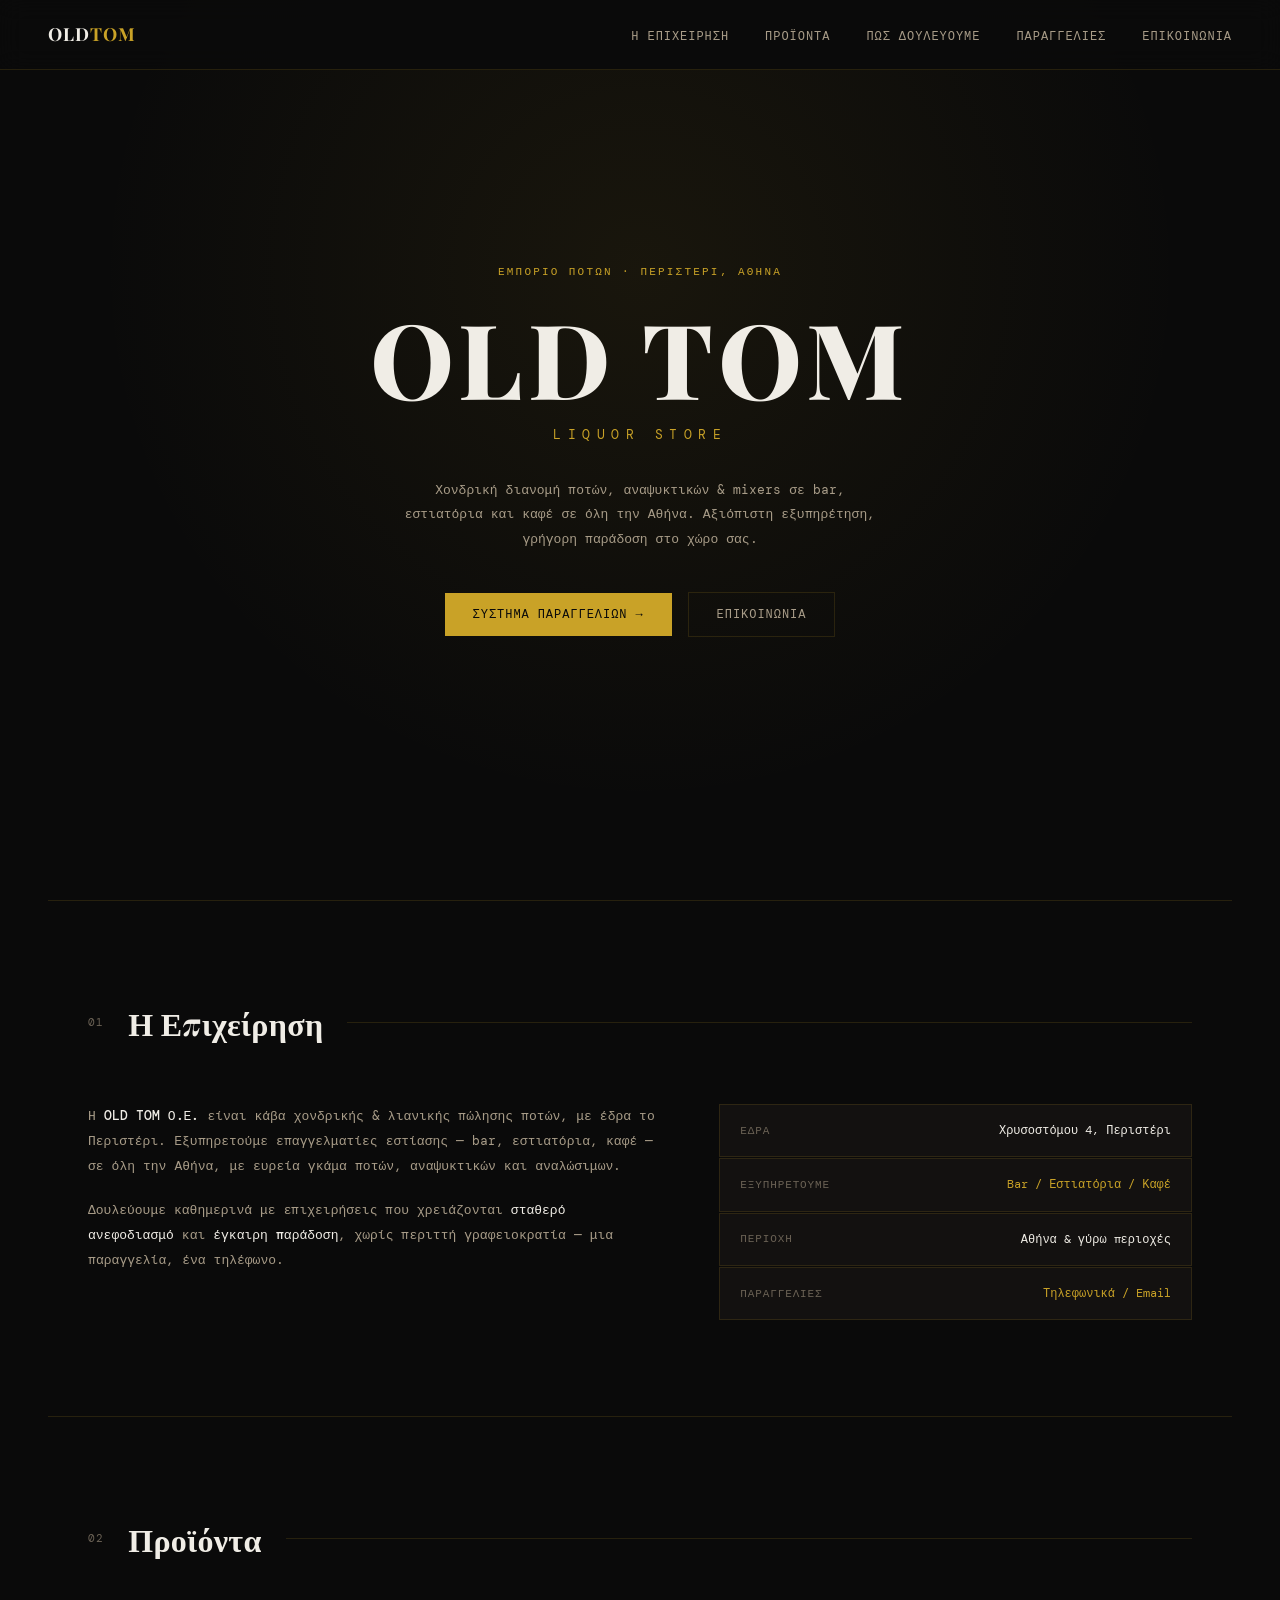
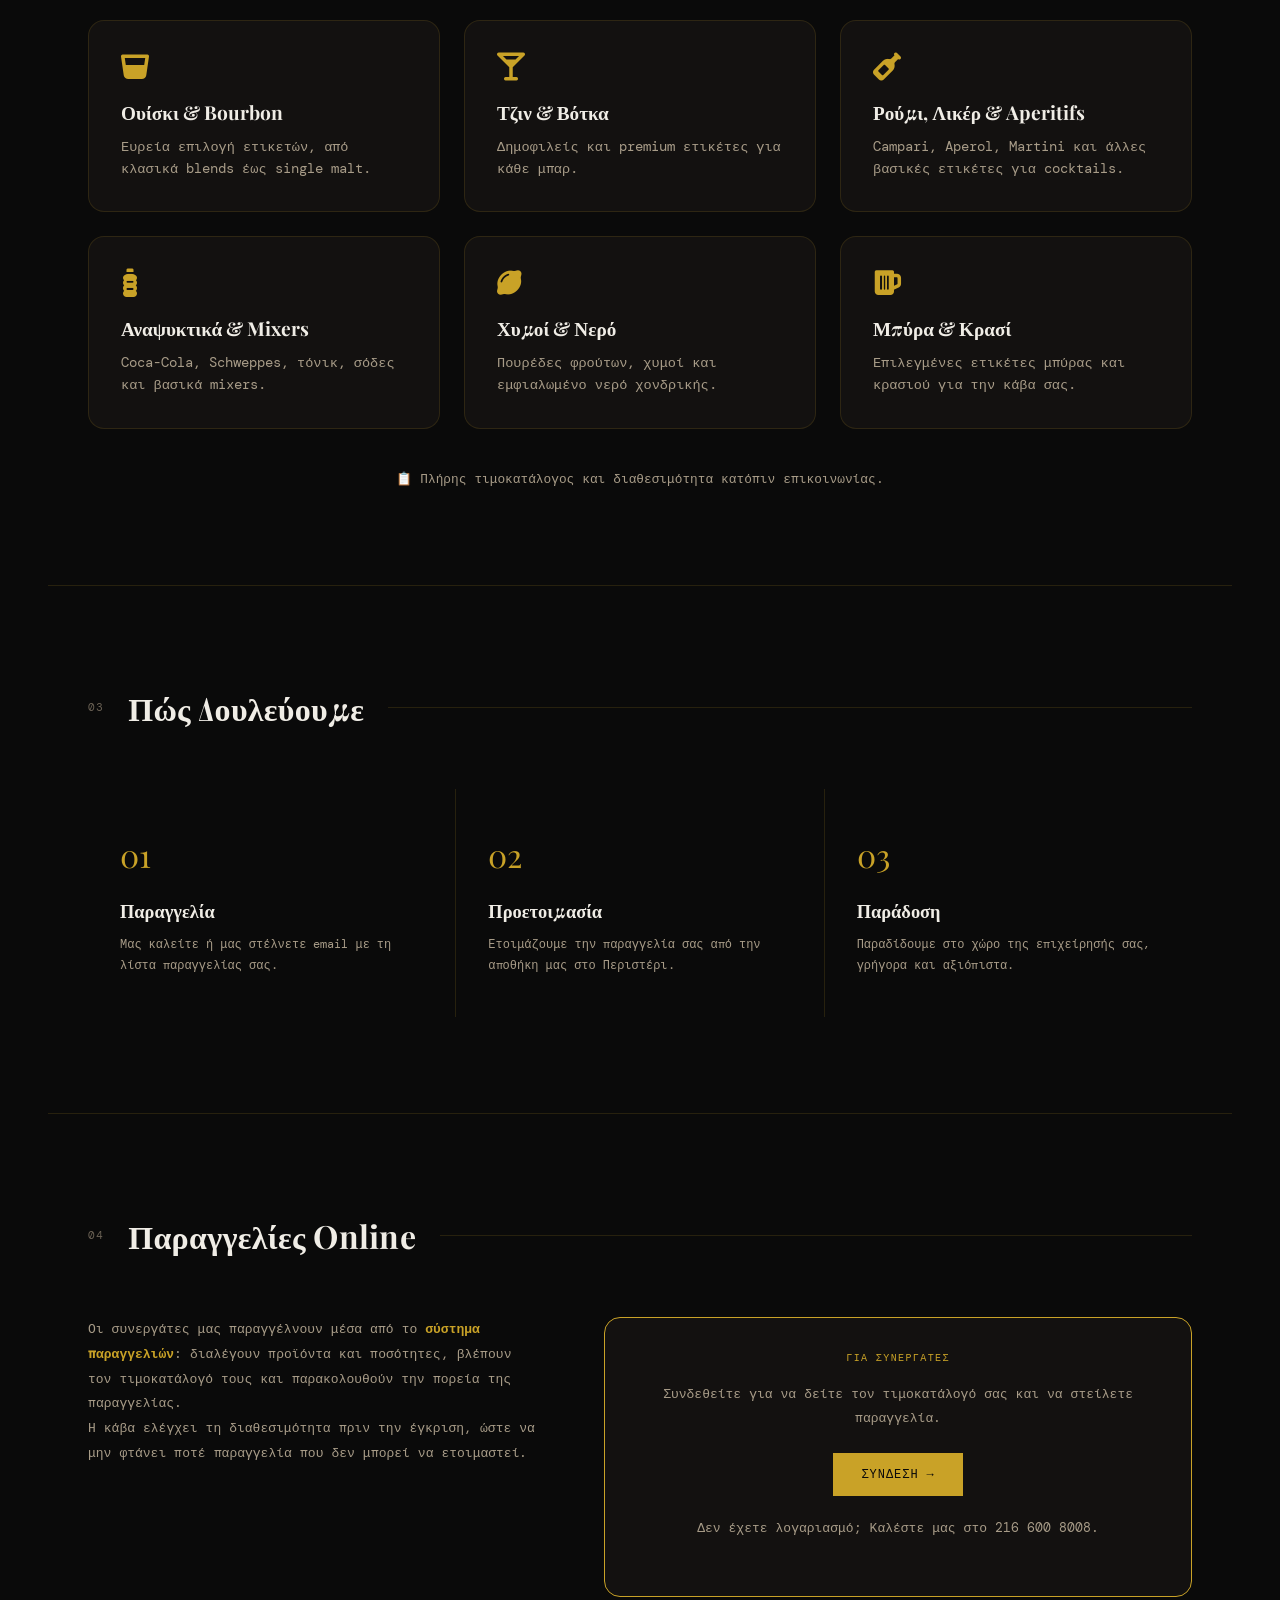
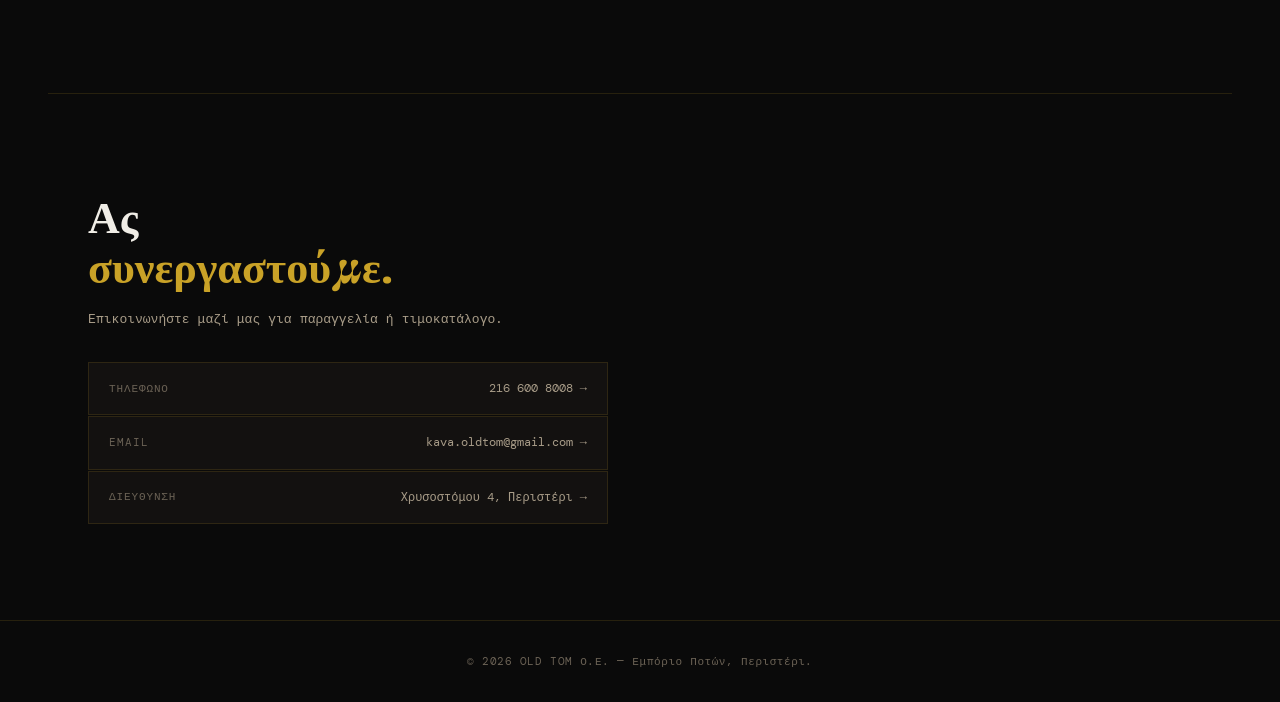
<file: index.html>
<!DOCTYPE html>
<html lang="el">
<head>
<meta charset="UTF-8">
<meta name="viewport" content="width=device-width, initial-scale=1.0">
<meta name="description" content="OLD TOM – Εμπόριο Ποτών. Χονδρική διανομή ποτών, αναψυκτικών και mixers σε bar, εστιατόρια και καφέ στην Αθήνα. Γρήγορη παράδοση, αξιόπιστη εξυπηρέτηση.">
<title>OLD TOM | Εμπόριο Ποτών – Περιστέρι, Αθήνα</title>
<link rel="canonical" href="https://nikogiannis-vlamis.github.io/oldtom-site/">
<link rel="icon" href="data:image/svg+xml,%3Csvg xmlns='http://www.w3.org/2000/svg' viewBox='0 0 64 64'%3E%3Crect width='64' height='64' rx='14' fill='%230a0a0a'/%3E%3Ctext x='32' y='43' font-family='Georgia,serif' font-size='30' font-weight='700' fill='%23c9a227' text-anchor='middle'%3EOT%3C/text%3E%3C/svg%3E">
<meta property="og:type" content="website">
<meta property="og:site_name" content="OLD TOM">
<meta property="og:title" content="OLD TOM | Εμπόριο Ποτών – Περιστέρι, Αθήνα">
<meta property="og:description" content="Χονδρική διανομή ποτών, αναψυκτικών και mixers σε bar, εστιατόρια και καφέ στην Αθήνα.">
<link href="https://fonts.googleapis.com/css2?family=Playfair+Display:wght@600;700;800&family=DM+Mono:wght@300;400;500&display=swap" rel="stylesheet">
<link rel="stylesheet" href="https://cdnjs.cloudflare.com/ajax/libs/font-awesome/6.5.2/css/all.min.css">
<link rel="stylesheet" href="style.css">
</head>
<body>

<nav>
  <div class="nav-logo">OLD<span>TOM</span></div>
  <ul class="nav-links">
    <li><a href="#about">Η Επιχείρηση</a></li>
    <li><a href="#products">Προϊόντα</a></li>
    <li><a href="#how">Πώς Δουλεύουμε</a></li>
    <li><a href="#order">Παραγγελίες</a></li>
    <li><a href="#contact">Επικοινωνία</a></li>
  </ul>
  <button class="menu-toggle" aria-label="Toggle menu" aria-expanded="false">
    <span></span><span></span><span></span>
  </button>
</nav>

<header class="hero">
  <div class="hero-inner">
    <div class="hero-tag">Εμπόριο Ποτών · Περιστέρι, Αθήνα</div>
    <h1 class="hero-name">OLD TOM</h1>
    <p class="hero-sub">LIQUOR STORE</p>
    <p class="hero-desc">Χονδρική διανομή ποτών, αναψυκτικών &amp; mixers σε bar, εστιατόρια και καφέ σε όλη την Αθήνα. Αξιόπιστη εξυπηρέτηση, γρήγορη παράδοση στο χώρο σας.</p>
    <div class="hero-ctas">
      <a href="demo.html" class="btn-primary">Σύστημα Παραγγελιών →</a>
      <a href="#contact" class="btn-ghost">Επικοινωνία</a>
    </div>
  </div>
</header>

<div class="full-divider"></div>

<section id="about">
  <div class="section-header reveal">
    <span class="section-num">01</span>
    <h2 class="section-title">Η Επιχείρηση</h2>
    <div class="section-line"></div>
  </div>
  <div class="about-grid">
    <div class="about-text reveal">
      <p>Η <strong>OLD TOM Ο.Ε.</strong> είναι κάβα χονδρικής &amp; λιανικής πώλησης ποτών, με έδρα το Περιστέρι. Εξυπηρετούμε επαγγελματίες εστίασης — bar, εστιατόρια, καφέ — σε όλη την Αθήνα, με ευρεία γκάμα ποτών, αναψυκτικών και αναλώσιμων.</p>
      <p>Δουλεύουμε καθημερινά με επιχειρήσεις που χρειάζονται <strong>σταθερό ανεφοδιασμό</strong> και <strong>έγκαιρη παράδοση</strong>, χωρίς περιττή γραφειοκρατία — μια παραγγελία, ένα τηλέφωνο.</p>
    </div>
    <div class="about-details reveal">
      <div class="detail-row"><span class="detail-key">Έδρα</span><span class="detail-val">Χρυσοστόμου 4, Περιστέρι</span></div>
      <div class="detail-row"><span class="detail-key">Εξυπηρετούμε</span><span class="detail-val accent">Bar / Εστιατόρια / Καφέ</span></div>
      <div class="detail-row"><span class="detail-key">Περιοχή</span><span class="detail-val">Αθήνα &amp; γύρω περιοχές</span></div>
      <div class="detail-row"><span class="detail-key">Παραγγελίες</span><span class="detail-val accent">Τηλεφωνικά / Email</span></div>
    </div>
  </div>
</section>

<div class="full-divider"></div>

<section id="products">
  <div class="section-header reveal">
    <span class="section-num">02</span>
    <h2 class="section-title">Προϊόντα</h2>
    <div class="section-line"></div>
  </div>
  <div class="products-grid reveal">
    <div class="product-card">
      <i class="fas fa-whiskey-glass product-icon"></i>
      <h3>Ουίσκι &amp; Bourbon</h3>
      <p>Ευρεία επιλογή ετικετών, από κλασικά blends έως single malt.</p>
    </div>
    <div class="product-card">
      <i class="fas fa-martini-glass product-icon"></i>
      <h3>Τζιν &amp; Βότκα</h3>
      <p>Δημοφιλείς και premium ετικέτες για κάθε μπαρ.</p>
    </div>
    <div class="product-card">
      <i class="fas fa-wine-bottle product-icon"></i>
      <h3>Ρούμι, Λικέρ &amp; Aperitifs</h3>
      <p>Campari, Aperol, Martini και άλλες βασικές ετικέτες για cocktails.</p>
    </div>
    <div class="product-card">
      <i class="fas fa-bottle-water product-icon"></i>
      <h3>Αναψυκτικά &amp; Mixers</h3>
      <p>Coca-Cola, Schweppes, τόνικ, σόδες και βασικά mixers.</p>
    </div>
    <div class="product-card">
      <i class="fas fa-lemon product-icon"></i>
      <h3>Χυμοί &amp; Νερό</h3>
      <p>Πουρέδες φρούτων, χυμοί και εμφιαλωμένο νερό χονδρικής.</p>
    </div>
    <div class="product-card">
      <i class="fas fa-beer-mug-empty product-icon"></i>
      <h3>Μπύρα &amp; Κρασί</h3>
      <p>Επιλεγμένες ετικέτες μπύρας και κρασιού για την κάβα σας.</p>
    </div>
  </div>
  <div class="note">📋 Πλήρης τιμοκατάλογος και διαθεσιμότητα κατόπιν επικοινωνίας.</div>
</section>

<div class="full-divider"></div>

<section id="how">
  <div class="section-header reveal">
    <span class="section-num">03</span>
    <h2 class="section-title">Πώς Δουλεύουμε</h2>
    <div class="section-line"></div>
  </div>
  <div class="steps-grid reveal">
    <div class="step-card">
      <div class="step-num">01</div>
      <h3>Παραγγελία</h3>
      <p>Μας καλείτε ή μας στέλνετε email με τη λίστα παραγγελίας σας.</p>
    </div>
    <div class="step-card">
      <div class="step-num">02</div>
      <h3>Προετοιμασία</h3>
      <p>Ετοιμάζουμε την παραγγελία σας από την αποθήκη μας στο Περιστέρι.</p>
    </div>
    <div class="step-card">
      <div class="step-num">03</div>
      <h3>Παράδοση</h3>
      <p>Παραδίδουμε στο χώρο της επιχείρησής σας, γρήγορα και αξιόπιστα.</p>
    </div>
  </div>
</section>

<div class="full-divider"></div>

<section id="order">
  <div class="section-header reveal">
    <span class="section-num">04</span>
    <h2 class="section-title">Παραγγελίες Online</h2>
    <div class="section-line"></div>
  </div>
  <div class="order-grid reveal">
    <div class="order-note">
      <p>Οι συνεργάτες μας παραγγέλνουν μέσα από το <strong>σύστημα παραγγελιών</strong>: διαλέγουν προϊόντα και ποσότητες, βλέπουν τον τιμοκατάλογό τους και παρακολουθούν την πορεία της παραγγελίας.</p>
      <p>Η κάβα ελέγχει τη διαθεσιμότητα πριν την έγκριση, ώστε να μην φτάνει ποτέ παραγγελία που δεν μπορεί να ετοιμαστεί.</p>
    </div>
    <div class="login-cta">
      <span class="login-cta-tag">Για συνεργάτες</span>
      <p>Συνδεθείτε για να δείτε τον τιμοκατάλογό σας και να στείλετε παραγγελία.</p>
      <a href="demo.html" class="btn-primary">Σύνδεση →</a>
      <p class="login-cta-note">Δεν έχετε λογαριασμό; Καλέστε μας στο 216 600 8008.</p>
    </div>
  </div>
</section>

<div class="full-divider"></div>

<section id="contact">
  <div class="contact-inner">
    <div class="contact-left reveal">
      <h2>Ας<br><span>συνεργαστούμε.</span></h2>
      <p>Επικοινωνήστε μαζί μας για παραγγελία ή τιμοκατάλογο.</p>
      <div class="contact-links">
        <a href="tel:+302166008008" class="contact-link"><span class="contact-link-label">Τηλέφωνο</span><span class="contact-link-val">216 600 8008 →</span></a>
        <a href="mailto:kava.oldtom@gmail.com" class="contact-link"><span class="contact-link-label">Email</span><span class="contact-link-val">kava.oldtom@gmail.com →</span></a>
        <a href="https://www.google.com/maps/search/?api=1&query=Χρυσοστόμου+4+Περιστέρι" target="_blank" rel="noopener noreferrer" class="contact-link"><span class="contact-link-label">Διεύθυνση</span><span class="contact-link-val">Χρυσοστόμου 4, Περιστέρι →</span></a>
      </div>
    </div>
    <div class="contact-right reveal">
      <iframe title="Χάρτης OLD TOM" class="map-embed" loading="lazy" referrerpolicy="no-referrer-when-downgrade" src="https://www.google.com/maps?q=Χρυσοστόμου+4+Περιστέρι+Αθήνα&output=embed"></iframe>
    </div>
  </div>
</section>

<footer>
  <p>© 2026 OLD TOM Ο.Ε. — Εμπόριο Ποτών, Περιστέρι.</p>
</footer>

<script src="script.js"></script>
</body>
</html>
</file>
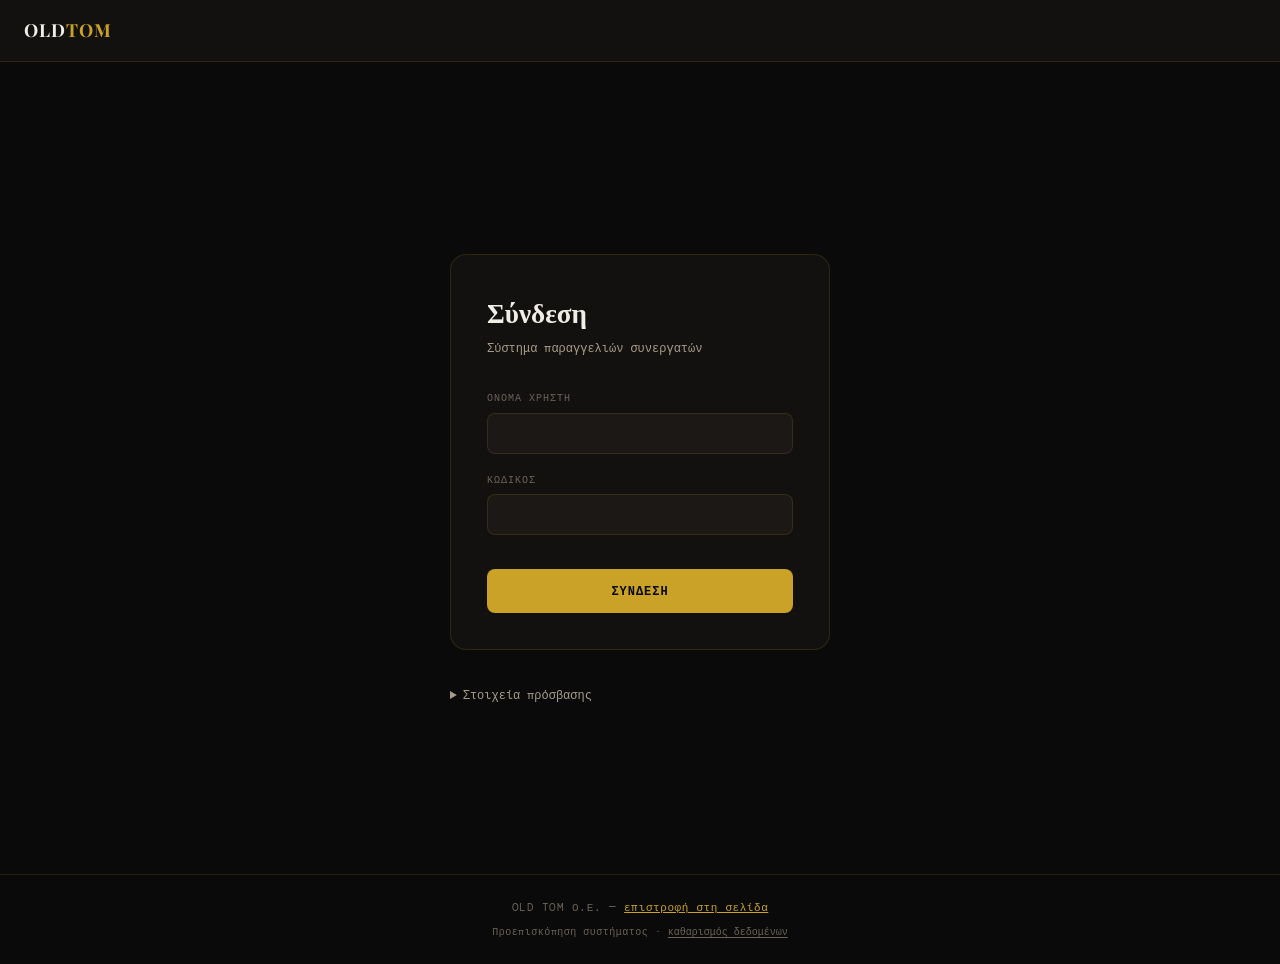
<file: demo.html>
<!DOCTYPE html>
<html lang="el">
<head>
<meta charset="UTF-8">
<meta name="viewport" content="width=device-width, initial-scale=1.0">
<meta name="robots" content="noindex, nofollow">
<meta name="description" content="Σύστημα online παραγγελιών συνεργατών — OLD TOM, εμπόριο ποτών.">
<title>OLD TOM — Σύστημα Παραγγελιών</title>
<link rel="icon" href="data:image/svg+xml,%3Csvg xmlns='http://www.w3.org/2000/svg' viewBox='0 0 64 64'%3E%3Crect width='64' height='64' rx='14' fill='%230a0a0a'/%3E%3Ctext x='32' y='43' font-family='Georgia,serif' font-size='30' font-weight='700' fill='%23c9a227' text-anchor='middle'%3EOT%3C/text%3E%3C/svg%3E">
<link href="https://fonts.googleapis.com/css2?family=Playfair+Display:wght@600;700;800&family=DM+Mono:wght@300;400;500&display=swap" rel="stylesheet">
<link rel="stylesheet" href="style.css">
<link rel="stylesheet" href="demo.css">
</head>
<body class="demo-body">

<header class="demo-top">
  <a class="brand" href="index.html">OLD<span>TOM</span></a>
  <div class="demo-top-right">
    <span id="who" class="who" hidden></span>
    <button id="btn-logout" type="button" class="mini-btn logout-btn" hidden>Έξοδος</button>
  </div>
</header>

<main class="demo-main">

  <!-- ============ LOGIN ============ -->
  <section id="view-login">
    <div class="login-wrap">
      <div class="login-card">
        <h1>Σύνδεση</h1>
        <p class="login-sub">Σύστημα παραγγελιών συνεργατών</p>

        <form id="login-form" autocomplete="off">
          <label for="u">Όνομα χρήστη</label>
          <input id="u" name="username" type="text" autocomplete="username" required>

          <label for="p">Κωδικός</label>
          <input id="p" name="password" type="password" autocomplete="current-password" required>

          <p id="login-msg" class="msg" aria-live="polite"></p>
          <button type="submit" class="gold-btn big full">Σύνδεση</button>
        </form>
      </div>

      <details class="creds">
        <summary>Στοιχεία πρόσβασης</summary>
        <table class="mini-table">
          <tr><th>Ρόλος</th><th>Χρήστης</th><th>Κωδικός</th></tr>
          <tr><td>Πελάτης</td><td><code>client</code></td><td><code>client123</code></td></tr>
          <tr><td>Κάβα</td><td><code>boss</code></td><td><code>boss123</code></td></tr>
        </table>
      </details>
    </div>
  </section>

  <!-- ============ CLIENT ============ -->
  <section id="view-client" hidden>
    <h1>Νέα παραγγελία</h1>
    <p class="lede">Διαλέξτε προϊόντα και ποσότητες. Πριν σταλεί, θα δείτε ξανά όλη την παραγγελία.</p>

    <div class="panel">
      <h2>Τιμοκατάλογος</h2>
      <div id="products-table"></div>
      <p id="pick-msg" class="msg" aria-live="polite"></p>
    </div>

    <div class="panel">
      <h2>Το καλάθι μου</h2>
      <div id="cart-wrap" class="cart-wrap"></div>
    </div>

    <div class="panel">
      <h2>Στοιχεία παραγγελίας</h2>
      <div class="form-grid">
        <div><label for="f-name">Επωνυμία επιχείρησης</label><input id="f-name" value="PKK Jazz Burger Bar"></div>
        <div><label for="f-phone">Τηλέφωνο</label><input id="f-phone" value="210 591 4933"></div>
        <div><label for="f-email">Email</label><input id="f-email" type="email" value="info@pkkjazz.gr"></div>
        <div><label for="f-notes">Σημειώσεις</label><input id="f-notes" placeholder="π.χ. παράδοση πρωί"></div>
      </div>
      <button id="btn-submit" type="button" class="gold-btn big">Υποβολή παραγγελίας</button>
    </div>

    <h2>Οι παραγγελίες μου</h2>
    <div id="client-orders"></div>
  </section>

  <!-- ============ BOSS ============ -->
  <section id="view-boss" hidden>
    <h1>Παραγγελίες</h1>
    <p class="lede">Ελέγξτε τι ζητήθηκε και εγκρίνετε ή απορρίψτε. Στην έγκριση γίνεται αυτόματος έλεγχος αποθέματος.</p>

    <div id="boss-stats" class="stats"></div>

    <div class="tabs">
      <button type="button" class="tab active" data-tab="orders">Παραγγελίες</button>
      <button type="button" class="tab" data-tab="stock">Αποθήκη</button>
    </div>

    <div id="tab-orders">
      <div id="boss-orders"></div>
    </div>

    <div id="tab-stock" hidden>
      <div id="stock-table"></div>
    </div>
  </section>

</main>

<footer class="demo-foot">
  <p>OLD TOM Ο.Ε. — <a href="index.html">επιστροφή στη σελίδα</a></p>
  <p class="foot-fine">Προεπισκόπηση συστήματος · <button id="btn-reset" type="button" class="foot-link">καθαρισμός δεδομένων</button></p>
</footer>

<!-- ============ MODAL ============ -->
<div id="modal" class="modal" hidden role="dialog" aria-modal="true" aria-labelledby="modal-title">
  <div class="modal-box">
    <h3 id="modal-title"></h3>
    <div id="modal-body"></div>
    <div id="modal-actions" class="modal-actions"></div>
  </div>
</div>

<!-- Γεμίζει προσωρινά όταν πατηθεί «Εκτύπωση» και τυπώνεται μόνο αυτό. -->
<div id="print-area" aria-hidden="true"></div>

<script src="demo.js"></script>
</body>
</html>
</file>
<file: style.css>
*, *::before, *::after { margin: 0; padding: 0; box-sizing: border-box; }

:root {
  --bg: #0a0a0a;
  --bg2: #131110;
  --bg3: #1c1815;
  --border: rgba(201,162,39,0.15);
  --border-hover: rgba(201,162,39,0.35);
  --text: #f0ede6;
  --text-muted: #a89c88;
  --text-dim: #6b6255;
  --accent: #c9a227;
  --accent-soft: rgba(201,162,39,0.12);
  --mono: 'DM Mono', monospace;
  --serif: 'Playfair Display', serif;
}

html { scroll-behavior: smooth; }

body {
  background: var(--bg);
  color: var(--text);
  font-family: var(--mono);
  line-height: 1.6;
  overflow-x: hidden;
}

nav {
  position: fixed;
  top: 0; left: 0; right: 0;
  z-index: 100;
  padding: 1.25rem 3rem;
  display: flex;
  justify-content: space-between;
  align-items: center;
  border-bottom: 1px solid var(--border);
  background: rgba(10,10,10,0.9);
  backdrop-filter: blur(12px);
}

.nav-logo { font-family: var(--serif); font-size: 18px; font-weight: 700; letter-spacing: 0.05em; color: var(--text); }
.nav-logo span { color: var(--accent); }

.nav-links { display: flex; gap: 2.25rem; list-style: none; }
.nav-links a { font-size: 12px; color: var(--text-muted); text-decoration: none; letter-spacing: 0.08em; text-transform: uppercase; transition: color 0.2s; }
.nav-links a:hover { color: var(--accent); }

.menu-toggle {
  display: none;
  flex-direction: column;
  justify-content: center;
  gap: 5px;
  width: 32px;
  height: 32px;
  background: none;
  border: none;
  cursor: pointer;
  padding: 0;
}
.menu-toggle span { display: block; width: 100%; height: 2px; background: var(--text); transition: transform 0.25s ease, opacity 0.25s ease; }
.menu-toggle[aria-expanded="true"] span:nth-child(1) { transform: translateY(7px) rotate(45deg); }
.menu-toggle[aria-expanded="true"] span:nth-child(2) { opacity: 0; }
.menu-toggle[aria-expanded="true"] span:nth-child(3) { transform: translateY(-7px) rotate(-45deg); }

.hero {
  min-height: 100vh;
  display: flex;
  align-items: center;
  justify-content: center;
  text-align: center;
  padding: 0 1.5rem;
  background: radial-gradient(ellipse at 50% 30%, rgba(201,162,39,0.08), transparent 60%);
}

.hero-inner { max-width: 720px; }

.hero-tag {
  font-size: 11px;
  color: var(--accent);
  letter-spacing: 0.2em;
  text-transform: uppercase;
  margin-bottom: 1.5rem;
}

.hero-name {
  font-family: var(--serif);
  font-size: clamp(3.5rem, 10vw, 6.5rem);
  font-weight: 800;
  letter-spacing: 0.05em;
  line-height: 1;
  color: var(--text);
}

.hero-sub {
  font-size: 13px;
  letter-spacing: 0.5em;
  color: var(--accent);
  margin: 1rem 0 2rem;
}

.hero-desc {
  font-size: 13px;
  color: var(--text-muted);
  line-height: 1.9;
  max-width: 480px;
  margin: 0 auto 2.5rem;
}

.hero-ctas { display: flex; gap: 1rem; align-items: center; justify-content: center; flex-wrap: wrap; }

.btn-primary {
  background: var(--accent);
  color: #0a0a0a;
  padding: 0.75rem 1.75rem;
  font-family: var(--mono);
  font-size: 12px;
  font-weight: 500;
  letter-spacing: 0.08em;
  text-transform: uppercase;
  text-decoration: none;
  border: none;
  cursor: pointer;
  transition: opacity 0.2s, transform 0.2s;
}
.btn-primary:hover { opacity: 0.85; transform: translateY(-1px); }

.btn-ghost {
  color: var(--text-muted);
  padding: 0.75rem 1.75rem;
  font-size: 12px;
  letter-spacing: 0.08em;
  text-transform: uppercase;
  text-decoration: none;
  border: 1px solid var(--border);
  transition: border-color 0.2s, color 0.2s;
}
.btn-ghost:hover { border-color: var(--border-hover); color: var(--text); }

section { padding: 6rem 3rem; max-width: 1200px; margin: 0 auto; }

.section-header { display: flex; align-items: center; gap: 1.5rem; margin-bottom: 3.5rem; }
.section-num { font-size: 11px; color: var(--text-dim); letter-spacing: 0.1em; }
.section-title { font-family: var(--serif); font-size: 2rem; font-weight: 700; letter-spacing: 0.01em; }
.section-line { flex: 1; height: 1px; background: var(--border); }

.about-grid { display: grid; grid-template-columns: 1.2fr 1fr; gap: 4rem; align-items: start; }
.about-text p { font-size: 13px; color: var(--text-muted); line-height: 1.9; margin-bottom: 1.25rem; }
.about-text p strong { color: var(--text); font-weight: 500; }

.about-details { display: flex; flex-direction: column; gap: 1px; }
.detail-row { display: flex; justify-content: space-between; align-items: center; padding: 1rem 1.25rem; background: var(--bg2); border: 1px solid var(--border); gap: 1rem; }
.detail-key { font-size: 11px; color: var(--text-dim); letter-spacing: 0.08em; text-transform: uppercase; white-space: nowrap; }
.detail-val { font-size: 12px; color: var(--text); text-align: right; }
.detail-val.accent { color: var(--accent); }

.products-grid { display: grid; grid-template-columns: repeat(3, 1fr); gap: 1.5rem; margin-top: 2rem; }
.product-card { background: var(--bg2); border: 1px solid var(--border); border-radius: 16px; padding: 2rem; transition: all 0.2s; }
.product-card:hover { transform: translateY(-5px); border-color: var(--accent); box-shadow: 0 20px 30px -15px rgba(201,162,39,0.15); }
.product-icon { font-size: 1.75rem; color: var(--accent); margin-bottom: 1rem; }
.product-card h3 { font-family: var(--serif); font-size: 1.2rem; margin-bottom: 0.5rem; color: var(--text); }
.product-card p { color: var(--text-muted); font-size: 0.85rem; line-height: 1.6; }
.note { text-align: center; margin-top: 2.5rem; font-size: 0.8rem; color: var(--text-muted); }

.steps-grid { display: grid; grid-template-columns: repeat(3, 1fr); gap: 1px; background: var(--border); margin-top: 1rem; }
.step-card { background: var(--bg); padding: 2.5rem 2rem; }
.step-num { font-family: var(--serif); font-size: 2rem; color: var(--accent); margin-bottom: 1rem; }
.step-card h3 { font-family: var(--serif); font-size: 1.15rem; margin-bottom: 0.5rem; color: var(--text); }
.step-card p { font-size: 12px; color: var(--text-muted); line-height: 1.8; }

.order-grid { display: grid; grid-template-columns: 1fr 1.3fr; gap: 4rem; align-items: start; margin-top: 1rem; }
.order-note p { font-size: 13px; color: var(--text-muted); line-height: 1.9; }
.order-note strong { color: var(--accent); }
.order-form { display: flex; flex-direction: column; gap: 1rem; }
.order-form .form-row { display: flex; gap: 1rem; }
.order-form input, .order-form textarea {
  width: 100%;
  padding: 0.9rem 1rem;
  background: var(--bg2);
  border: 1px solid var(--border);
  border-radius: 10px;
  color: var(--text);
  font-family: var(--mono);
  font-size: 13px;
  resize: vertical;
}
.order-form input:focus, .order-form textarea:focus { outline: none; border-color: var(--accent); }
.order-form button { align-self: flex-start; }
.form-status { font-size: 12px; color: var(--accent); min-height: 1.2em; }

.login-cta {
  background: var(--bg2);
  border: 1px solid var(--accent);
  border-radius: 16px;
  padding: 2rem;
  text-align: center;
}
.login-cta-tag {
  display: block;
  font-size: 10px;
  letter-spacing: 0.14em;
  text-transform: uppercase;
  color: var(--accent);
  margin-bottom: 1rem;
}
.login-cta p { font-size: 13px; color: var(--text-muted); line-height: 1.8; margin-bottom: 1.5rem; }
.login-cta .btn-primary { display: inline-block; text-decoration: none; }
.login-cta-note { font-size: 11px; color: var(--text-dim); margin: 1.25rem 0 0; }

.contact-inner { display: grid; grid-template-columns: 1fr 1fr; gap: 4rem; align-items: start; }
.contact-left h2 { font-family: var(--serif); font-size: 2.75rem; font-weight: 800; line-height: 1.15; margin-bottom: 1rem; }
.contact-left h2 span { color: var(--accent); }
.contact-left p { font-size: 13px; color: var(--text-muted); line-height: 1.8; margin-bottom: 2rem; }
.contact-links { display: flex; flex-direction: column; gap: 1px; }
.contact-link { display: flex; justify-content: space-between; align-items: center; padding: 1rem 1.25rem; background: var(--bg2); border: 1px solid var(--border); text-decoration: none; color: var(--text); transition: border-color 0.2s, background 0.2s; gap: 1rem; }
.contact-link:hover { border-color: var(--border-hover); background: var(--bg3); }
.contact-link-label { font-size: 11px; color: var(--text-dim); letter-spacing: 0.08em; text-transform: uppercase; white-space: nowrap; }
.contact-link-val { font-size: 12px; color: var(--text-muted); text-align: right; }

.map-embed { width: 100%; height: 100%; min-height: 320px; border: 1px solid var(--border); border-radius: 16px; filter: grayscale(0.3) invert(0.92) contrast(0.9); }

footer { border-top: 1px solid var(--border); padding: 2rem 3rem; text-align: center; }
footer p { font-size: 11px; color: var(--text-dim); letter-spacing: 0.05em; }

.full-divider { height: 1px; background: var(--border); margin: 0 3rem; }

.reveal { opacity: 0; transform: translateY(24px); transition: opacity 0.6s ease, transform 0.6s ease; }
.reveal.visible { opacity: 1; transform: translateY(0); }

@media (max-width: 768px) {
  nav { padding: 1rem 1.5rem; }
  .menu-toggle { display: flex; }
  .nav-links {
    display: none;
    flex-direction: column;
    gap: 0;
    width: 100%;
    order: 3;
    margin-top: 1rem;
    border-top: 1px solid var(--border);
  }
  .nav-links.active { display: flex; }
  .nav-links li { width: 100%; }
  .nav-links a { display: block; padding: 0.9rem 0; }
  section { padding: 4rem 1.5rem; }
  .about-grid, .contact-inner, .order-grid { grid-template-columns: 1fr; }
  .order-form .form-row { flex-direction: column; }
  .products-grid { grid-template-columns: 1fr 1fr; }
  .steps-grid { grid-template-columns: 1fr; }
  .full-divider { margin: 0 1.5rem; }
  .detail-row { flex-direction: column; align-items: flex-start; gap: 0.25rem; }
  .detail-val { text-align: left; }
}

@media (max-width: 480px) {
  .products-grid { grid-template-columns: 1fr; }
}
</file>
<file: demo.css>
/* Demo συστήματος παραγγελιών — χτίζει πάνω στα tokens του style.css */

.demo-body { padding-top: 0; }

.demo-top {
  display: flex;
  justify-content: space-between;
  align-items: center;
  gap: 1rem;
  padding: 1rem 1.5rem;
  border-bottom: 1px solid var(--border);
  flex-wrap: wrap;
  position: static;
  background: var(--bg2);
}
.demo-top .brand {
  font-family: var(--serif);
  font-size: 18px;
  font-weight: 700;
  letter-spacing: 0.05em;
  color: var(--text);
  text-decoration: none;
}
.demo-top .brand span { color: var(--accent); }
.demo-top-right { display: flex; align-items: center; gap: 0.75rem; flex-wrap: wrap; }
.who { font-size: 11px; color: var(--text-muted); }
.who b { color: var(--accent); }

.mini-btn {
  font-family: var(--mono);
  font-size: 10px;
  letter-spacing: 0.06em;
  text-transform: uppercase;
  padding: 0.45rem 0.85rem;
  background: none;
  border: 1px solid var(--border);
  border-radius: 6px;
  color: var(--text-muted);
  cursor: pointer;
}
.mini-btn:hover { border-color: var(--accent); color: var(--accent); }
.logout-btn:hover { border-color: #e06c5a; color: #e06c5a; }

.demo-main { max-width: 1000px; margin: 0 auto; padding: 2.5rem 1.5rem 4rem; }
.demo-main h1 { font-family: var(--serif); font-size: 1.9rem; margin-bottom: 0.4rem; }
.demo-main h2 { font-family: var(--serif); font-size: 1.25rem; margin: 2.25rem 0 1rem; }
.lede { font-size: 13px; color: var(--text-muted); margin-bottom: 2rem; line-height: 1.8; }

/* ---------- login ---------- */
.login-wrap { max-width: 380px; margin: 3.5rem auto 0; }
.login-card {
  background: var(--bg2);
  border: 1px solid var(--border);
  border-radius: 16px;
  padding: 2.25rem;
}
.login-card h1 { font-family: var(--serif); font-size: 1.7rem; margin-bottom: 0.3rem; }
.login-sub { font-size: 12px; color: var(--text-muted); margin-bottom: 2rem; }
.login-card label { display: block; margin-top: 1.1rem; }
.login-card label:first-of-type { margin-top: 0; }
.gold-btn.full { width: 100%; margin-top: 0.5rem; }

.creds { margin-top: 1.75rem; font-size: 12px; }
.creds summary { cursor: pointer; color: var(--text-muted); padding: 0.5rem 0; }
.creds summary:hover { color: var(--accent); }
.mini-table { border-collapse: collapse; margin-top: 0.75rem; font-size: 12px; }
.mini-table th, .mini-table td {
  padding: 0.45rem 1.25rem 0.45rem 0;
  text-align: left;
  border-bottom: 1px solid var(--border);
}
.mini-table th { font-size: 10px; text-transform: uppercase; letter-spacing: 0.08em; color: var(--text-dim); }
code { font-family: var(--mono); color: var(--accent); background: var(--accent-soft); padding: 0.1em 0.4em; border-radius: 4px; }
.fineprint { margin-top: 0.9rem; font-size: 11px; color: var(--text-dim); line-height: 1.7; }

/* ---------- panels & forms ---------- */
.panel {
  background: var(--bg2);
  border: 1px solid var(--border);
  border-radius: 16px;
  padding: 1.5rem;
  margin-bottom: 1.5rem;
}
.panel h2 { margin-top: 0; }

.pick-row { display: flex; gap: 1rem; align-items: flex-end; flex-wrap: wrap; }
.pick-field { flex: 1 1 220px; display: flex; flex-direction: column; }
.qty-field { flex: 0 0 100px; }
.form-grid { display: grid; grid-template-columns: 1fr 1fr; gap: 1rem; margin-bottom: 1.5rem; }

label {
  font-size: 10px;
  letter-spacing: 0.1em;
  text-transform: uppercase;
  color: var(--text-dim);
  margin-bottom: 0.4rem;
}
input {
  width: 100%;
  padding: 0.7rem 0.85rem;
  background: var(--bg3);
  border: 1px solid var(--border);
  border-radius: 8px;
  color: var(--text);
  font-family: var(--mono);
  font-size: 13px;
}
input:focus { outline: none; border-color: var(--accent); }

.gold-btn {
  padding: 0.7rem 1.4rem;
  background: var(--accent);
  color: #0a0a0a;
  border: none;
  border-radius: 8px;
  font-family: var(--mono);
  font-size: 11px;
  font-weight: 600;
  letter-spacing: 0.08em;
  text-transform: uppercase;
  cursor: pointer;
}
.gold-btn:hover { opacity: 0.87; }
.gold-btn.big { padding: 0.9rem 2rem; font-size: 12px; }
.gold-btn:disabled { opacity: 0.35; cursor: not-allowed; }

.ghost-btn {
  padding: 0.7rem 1.4rem;
  background: none;
  border: 1px solid var(--border);
  border-radius: 8px;
  color: var(--text-muted);
  font-family: var(--mono);
  font-size: 11px;
  letter-spacing: 0.08em;
  text-transform: uppercase;
  cursor: pointer;
}
.ghost-btn:hover { border-color: var(--accent); color: var(--accent); }

.msg { font-size: 11px; margin-top: 0.75rem; min-height: 1.2em; }
.msg.ok { color: #6cbf8a; }
.msg.err { color: #e06c5a; }

/* ---------- tables ---------- */
.tbl-wrap { overflow-x: auto; border: 1px solid var(--border); border-radius: 12px; }
table.data { width: 100%; border-collapse: collapse; font-size: 13px; }
table.data th, table.data td {
  padding: 0.7rem 0.9rem;
  text-align: left;
  border-bottom: 1px solid var(--border);
  white-space: nowrap;
}
table.data th {
  font-size: 10px;
  text-transform: uppercase;
  letter-spacing: 0.1em;
  color: var(--text-dim);
  background: var(--bg3);
}
table.data tbody tr:last-child td { border-bottom: none; }
table.data td.num, table.data th.num { text-align: right; font-variant-numeric: tabular-nums; }
table.data td:first-child { white-space: normal; min-width: 180px; }
.muted { color: var(--text-muted); }
.low { color: #e06c5a; }
.ok-txt { color: #6cbf8a; }
.empty { padding: 2rem; text-align: center; color: var(--text-dim); font-size: 12px; }

.cart-wrap { margin-top: 0; }

/* ---------- τιμοκατάλογος: προσθήκη ανά γραμμή ---------- */
.add-cell { display: flex; gap: 0.5rem; align-items: center; }
table.data input[type="number"] {
  width: 72px; padding: 0.45rem 0.5rem; text-align: right;
  background: var(--bg3); border: 1px solid var(--border); border-radius: 6px;
  color: var(--text); font-family: var(--mono); font-size: 13px;
}
table.data input[type="number"]:focus { outline: none; border-color: var(--accent); }
.add-btn {
  padding: 0.45rem 0.8rem; cursor: pointer;
  background: var(--accent-soft); color: var(--accent);
  border: 1px solid var(--accent); border-radius: 6px;
  font-family: var(--mono); font-size: 10px; font-weight: 600;
  letter-spacing: 0.06em; text-transform: uppercase; white-space: nowrap;
}
.add-btn:hover { background: var(--accent); color: #0a0a0a; }
.sub-note { display: block; font-size: 10px; color: var(--accent); margin-top: 0.2rem; }

/* ---------- επιβεβαίωση με τικ ---------- */
.agree-box {
  display: flex; gap: 0.7rem; align-items: flex-start;
  margin-top: 1.25rem; padding: 0.9rem 1rem;
  background: var(--bg3); border: 1px solid var(--border); border-radius: 8px;
  cursor: pointer; font-size: 12px; color: var(--text);
  text-transform: none; letter-spacing: 0; line-height: 1.6;
}
.agree-box input { width: auto; flex: none; margin: 0.15rem 0 0; accent-color: var(--accent); cursor: pointer; }
.agree-box:hover { border-color: var(--accent); }

/* ---------- επεξεργασία παραγγελίας ---------- */
.edit-list { display: flex; flex-direction: column; gap: 1px; margin-top: 1rem; }
.edit-row {
  display: flex; justify-content: space-between; align-items: center; gap: 1rem;
  padding: 0.75rem 0.9rem; background: var(--bg3);
  border: 1px solid var(--border);
}
.edit-row:first-child { border-radius: 8px 8px 0 0; }
.edit-row:last-child { border-radius: 0 0 8px 8px; }
.edit-name { font-size: 13px; }
.edit-name em { display: block; font-style: normal; font-size: 10px; color: var(--text-dim); margin-top: 0.15rem; }
.edit-row input {
  width: 80px; flex: none; text-align: right; padding: 0.45rem 0.5rem;
  background: var(--bg2); border: 1px solid var(--border); border-radius: 6px;
  color: var(--text); font-family: var(--mono); font-size: 13px;
}
.edit-row input:focus { outline: none; border-color: var(--accent); }

.inline-qty {
  width: 68px; padding: 0.25rem 0.4rem; margin: 0 0.25rem;
  background: var(--bg2); border: 1px solid var(--border); border-radius: 4px;
  color: var(--text); font-family: var(--mono); font-size: 12px; text-align: right;
}
.inline-qty:focus { outline: none; border-color: var(--accent); }
.x-btn {
  background: none; border: none; cursor: pointer;
  color: var(--text-dim); font-family: var(--mono); font-size: 11px;
  text-decoration: underline; text-underline-offset: 2px; padding: 0;
}
.x-btn:hover { color: #e06c5a; }

.totals-row { display: flex; justify-content: flex-end; gap: 2rem; padding: 0.9rem 0.9rem 0; font-size: 13px; }
.totals-row span { color: var(--text-muted); }
.totals-row b { color: var(--accent); font-family: var(--serif); font-size: 1.05rem; }

/* ---------- order cards (boss) ---------- */
.ocard {
  background: var(--bg2);
  border: 1px solid var(--border);
  border-left: 3px solid var(--border);
  border-radius: 12px;
  padding: 1.25rem 1.4rem;
  margin-bottom: 1rem;
}
.ocard.pending  { border-left-color: var(--accent); }
.ocard.approved { border-left-color: #6cbf8a; }
.ocard.rejected { border-left-color: #e06c5a; }
.ocard-head { display: flex; justify-content: space-between; gap: 1rem; align-items: flex-start; flex-wrap: wrap; margin-bottom: 1rem; }
.ocard-who strong { font-size: 14px; display: block; }
.ocard-who span { font-size: 11px; color: var(--text-dim); }
.ocard-actions { display: flex; gap: 0.6rem; flex-wrap: wrap; }
.ocard ul { list-style: none; display: flex; flex-direction: column; gap: 0.4rem; margin-bottom: 1rem; }
.ocard li { font-size: 13px; display: flex; justify-content: space-between; gap: 1rem; padding: 0.4rem 0; border-bottom: 1px dashed var(--border); }
.ocard li:last-child { border-bottom: none; }
.ocard li b { font-variant-numeric: tabular-nums; }
.notes-line { font-size: 12px; color: var(--text-muted); padding-top: 0.75rem; border-top: 1px solid var(--border); }

.badge {
  font-size: 10px; padding: 0.25rem 0.6rem; border-radius: 20px;
  text-transform: uppercase; letter-spacing: 0.08em; border: 1px solid; white-space: nowrap;
}
.badge.pending  { color: var(--accent); border-color: var(--accent); }
.badge.approved { color: #6cbf8a; border-color: #6cbf8a; }
.badge.rejected { color: #e06c5a; border-color: #e06c5a; }

.changelog {
  margin-top: 0.9rem; padding: 0.75rem 0.9rem;
  background: var(--bg3); border-radius: 8px;
  font-size: 11px; color: var(--text-muted); line-height: 1.7;
}
.changelog b { color: var(--accent); display: block; margin-bottom: 0.3rem; font-size: 10px; letter-spacing: 0.08em; text-transform: uppercase; }

/* ---------- stats & tabs ---------- */
.stats {
  display: grid; grid-template-columns: repeat(auto-fit, minmax(130px, 1fr));
  gap: 1px; background: var(--border);
  border: 1px solid var(--border); border-radius: 12px;
  overflow: hidden; margin-bottom: 2rem;
}
.stat { background: var(--bg2); padding: 1.1rem 1.25rem; }
.stat b { display: block; font-family: var(--serif); font-size: 1.7rem; color: var(--accent); }
.stat span { font-size: 10px; text-transform: uppercase; letter-spacing: 0.1em; color: var(--text-dim); }

.tabs { display: flex; gap: 0.5rem; margin-bottom: 1.5rem; border-bottom: 1px solid var(--border); }
.tab {
  background: none; border: none; cursor: pointer;
  padding: 0.7rem 1.1rem; color: var(--text-muted);
  font-family: var(--mono); font-size: 11px;
  letter-spacing: 0.08em; text-transform: uppercase;
  border-bottom: 2px solid transparent; margin-bottom: -1px;
}
.tab:hover { color: var(--text); }
.tab.active { color: var(--accent); border-bottom-color: var(--accent); }

/* ---------- modal ---------- */
.modal {
  position: fixed; inset: 0; z-index: 200;
  background: rgba(0,0,0,0.75);
  display: flex; align-items: center; justify-content: center;
  padding: 1.5rem;
}
/* Το `display: flex` παραπάνω υπερισχύει του hidden attribute (ο UA κανόνας
   [hidden]{display:none} έχει μικρότερη specificity από class selector),
   οπότε το modal φαινόταν πάντα. Χρειάζεται ρητός κανόνας. */
.modal[hidden] { display: none; }
.modal-box {
  background: var(--bg2);
  border: 1px solid var(--accent);
  border-radius: 16px;
  padding: 1.75rem;
  max-width: 560px; width: 100%;
  max-height: 85vh; overflow-y: auto;
}
.modal-box h3 { font-family: var(--serif); font-size: 1.3rem; margin-bottom: 1rem; }
.modal-actions { display: flex; gap: 0.75rem; justify-content: flex-end; margin-top: 1.75rem; flex-wrap: wrap; }

.shortage {
  padding: 1rem 1.1rem; margin-bottom: 1rem;
  background: var(--bg3); border: 1px solid var(--border);
  border-left: 3px solid #e06c5a; border-radius: 8px;
}
.shortage p { font-size: 13px; line-height: 1.7; margin-bottom: 0.9rem; }
.shortage p b { color: var(--accent); }
.choices { display: flex; flex-direction: column; gap: 0.5rem; }
.choice { display: flex; gap: 0.6rem; align-items: flex-start; font-size: 12px; cursor: pointer; color: var(--text-muted); }
.choice input { width: auto; flex: none; margin: 0.15rem 0 0; accent-color: var(--accent); cursor: pointer; }
.choice:hover { color: var(--text); }

.review-list { list-style: none; display: flex; flex-direction: column; gap: 0.5rem; }
.review-list li {
  display: flex; justify-content: space-between; gap: 1rem;
  font-size: 13px; padding: 0.6rem 0.8rem;
  background: var(--bg3); border-radius: 6px;
}

.demo-foot {
  border-top: 1px solid var(--border);
  padding: 1.5rem; text-align: center;
  font-size: 11px; color: var(--text-dim);
}
.demo-foot a { color: var(--accent); }
.foot-fine { margin-top: 0.5rem; font-size: 10px; color: var(--text-dim); }
.foot-link {
  background: none; border: none; padding: 0; cursor: pointer;
  font-family: var(--mono); font-size: 10px; color: var(--text-dim);
  text-decoration: underline; text-underline-offset: 2px;
}
.foot-link:hover { color: var(--accent); }

/* ---------- εκτύπωση: φύλλο για την αποθήκη ---------- */
#print-area { display: none; }

@media print {
  /* Τυπώνεται μόνο το δελτίο, τίποτα από τη σελίδα. */
  body.printing > *:not(#print-area) { display: none !important; }
  body.printing #print-area { display: block; }
  body.printing { background: #fff; color: #000; }

  .print-doc { font-family: Georgia, serif; color: #000; }
  .print-doc h1 { font-size: 1.4rem; margin-bottom: 1rem; border-bottom: 2px solid #000; padding-bottom: 0.5rem; }
  .print-doc table { width: 100%; border-collapse: collapse; margin-bottom: 1.25rem; font-size: 12px; }
  .print-doc th, .print-doc td { padding: 0.45rem 0.6rem; text-align: left; border: 1px solid #999; }
  .print-doc th { background: #eee; font-size: 11px; }
  .print-doc .num { text-align: right; }
  .print-meta td { width: 28%; }
  .print-totals { width: 55%; margin-left: auto; }
  .print-totals .grand th, .print-totals .grand td { font-weight: 700; background: #eee; font-size: 13px; }
  .print-notes { font-size: 12px; padding: 0.6rem; border: 1px solid #999; }
  @page { margin: 1.5cm; }
}

@media (max-width: 720px) {
  .form-grid { grid-template-columns: 1fr; }
  .add-cell { flex-wrap: nowrap; }
  .demo-main { padding: 1.75rem 1rem 3rem; }
  .pick-field, .qty-field { flex: 1 1 100%; }
  .totals-row { justify-content: space-between; }
}
</file>
